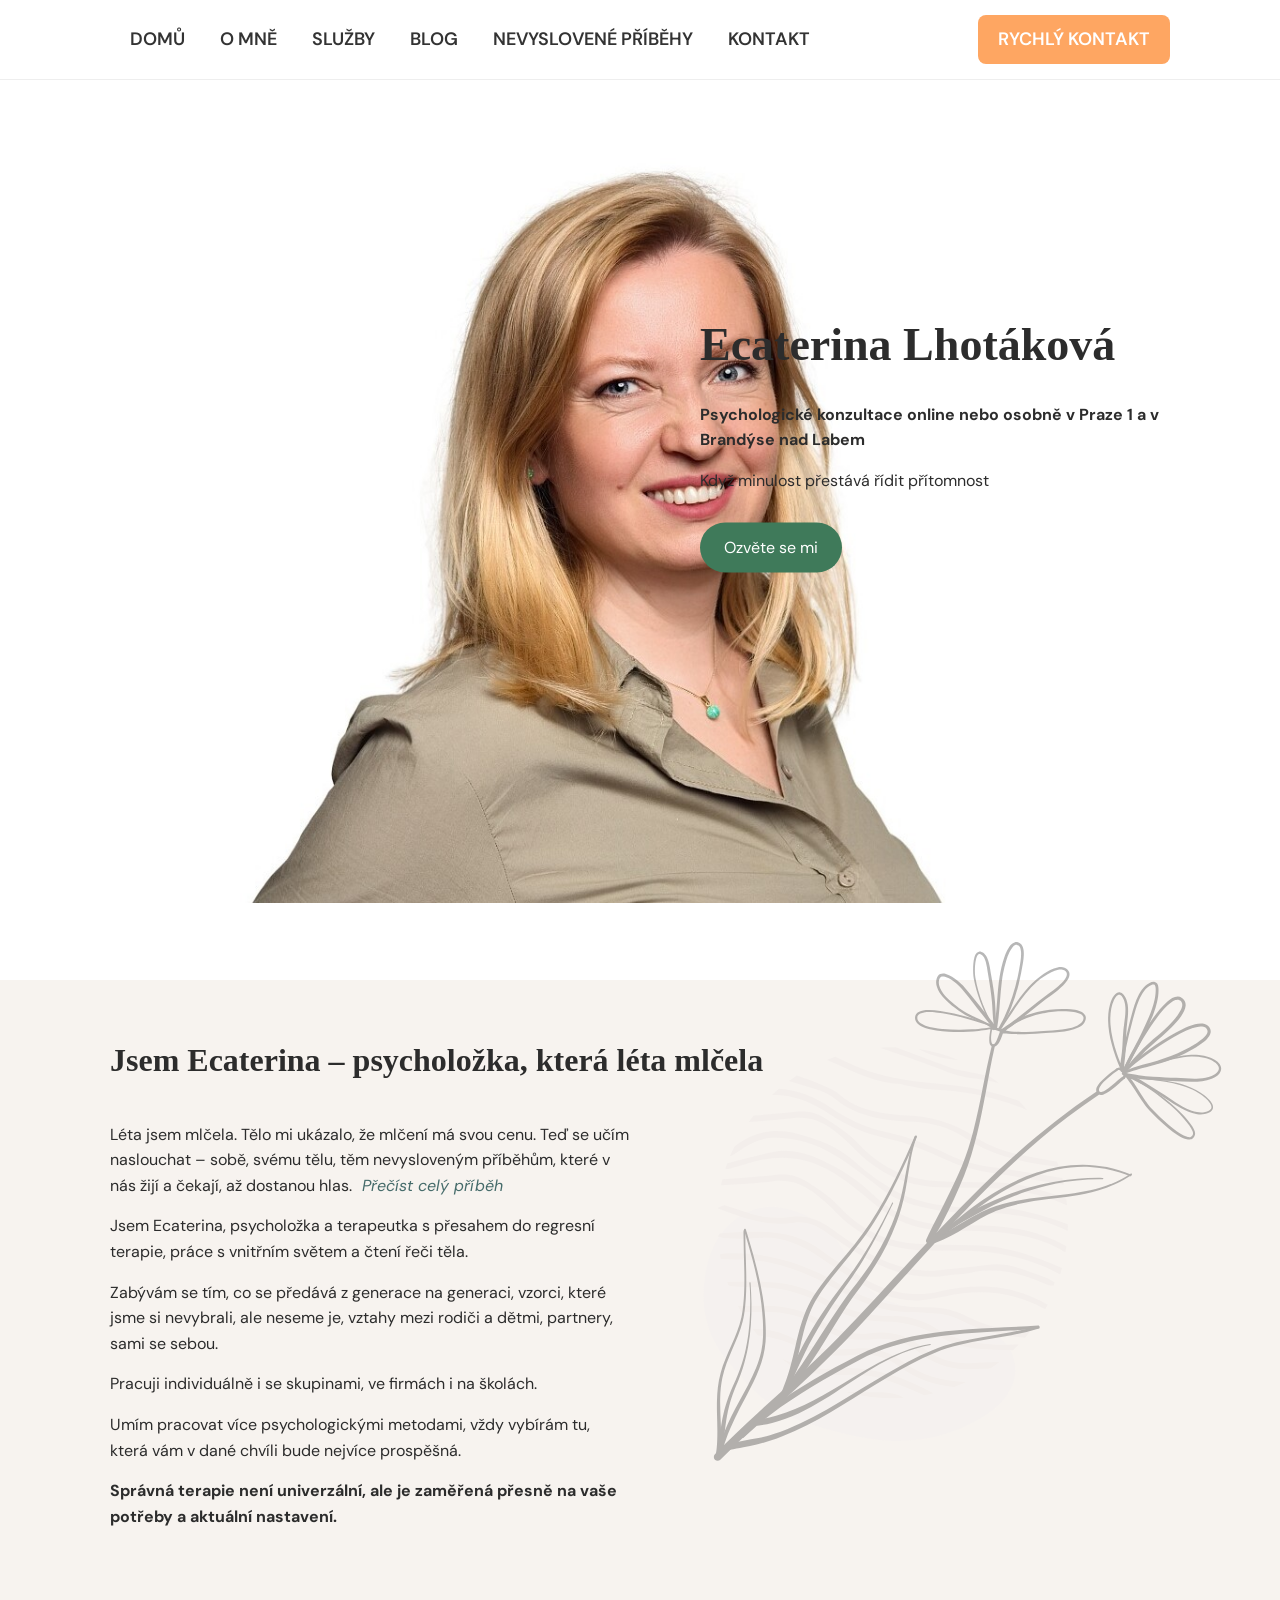
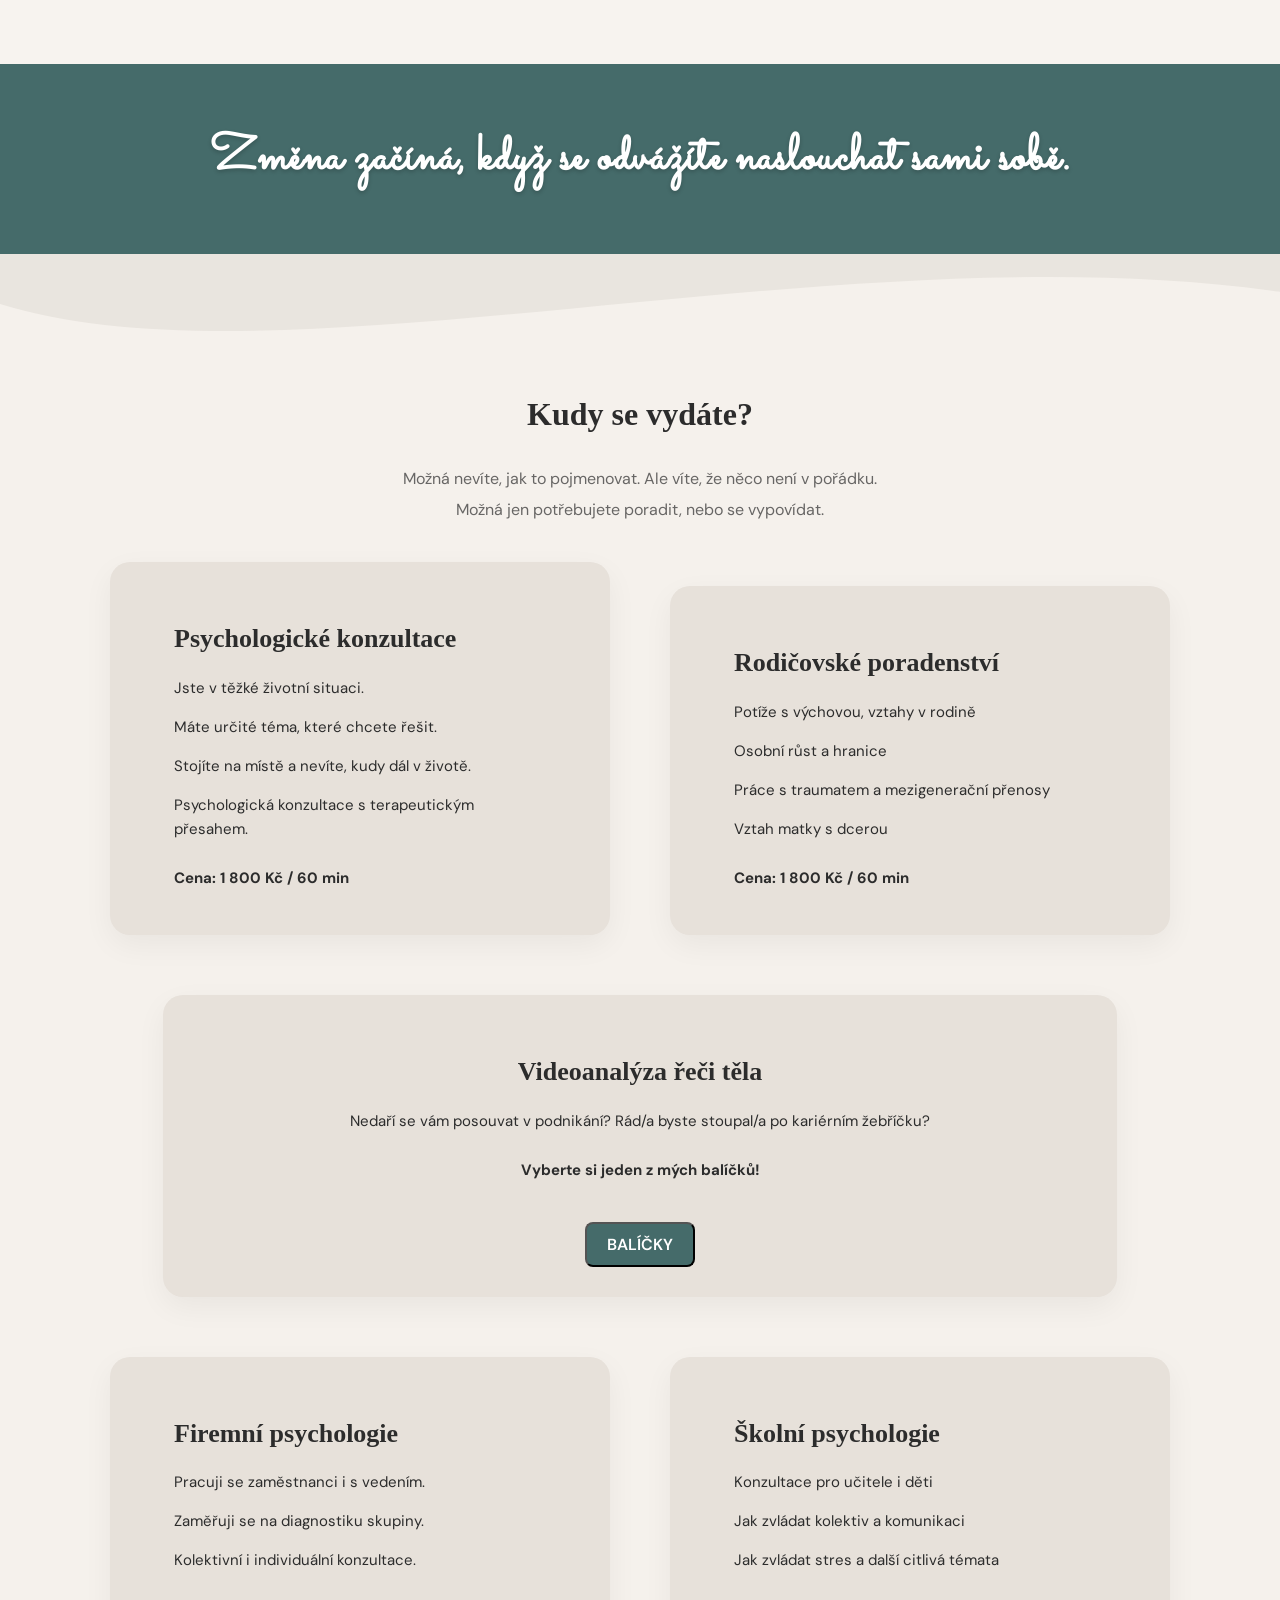
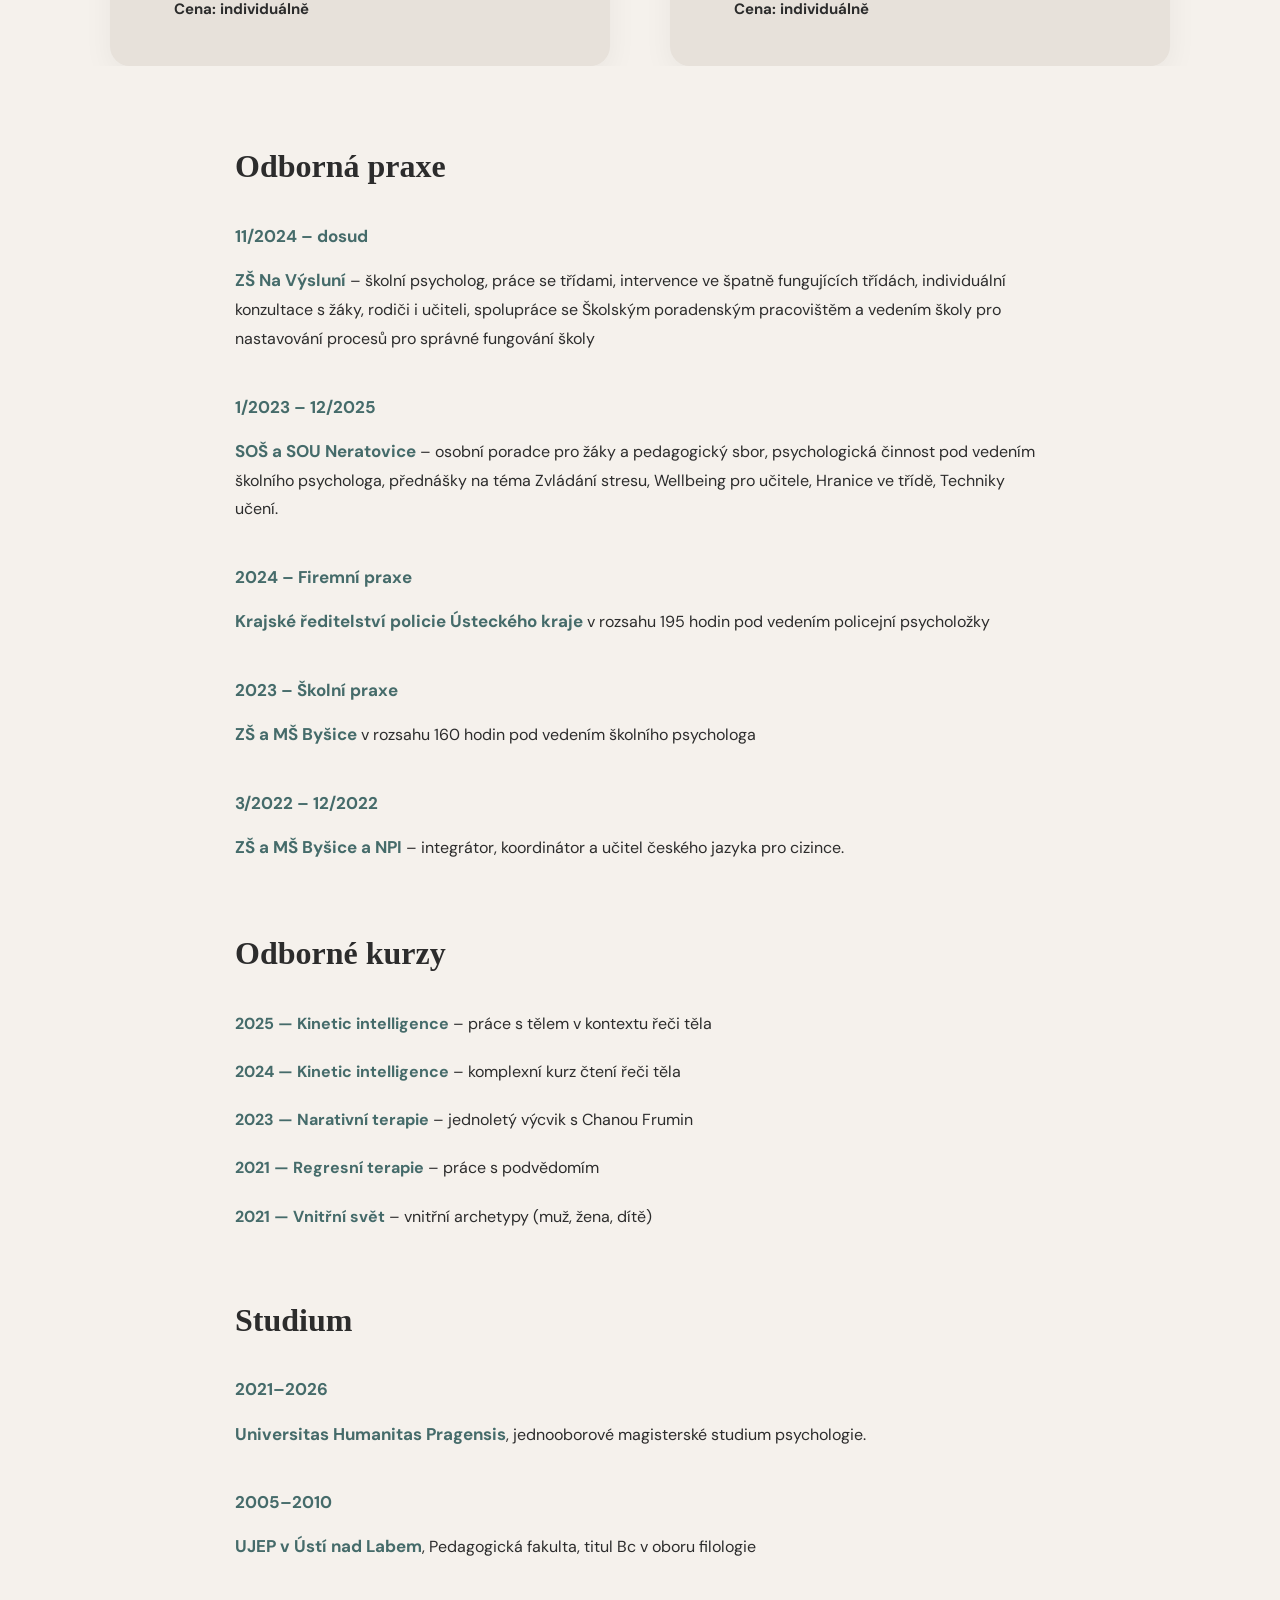
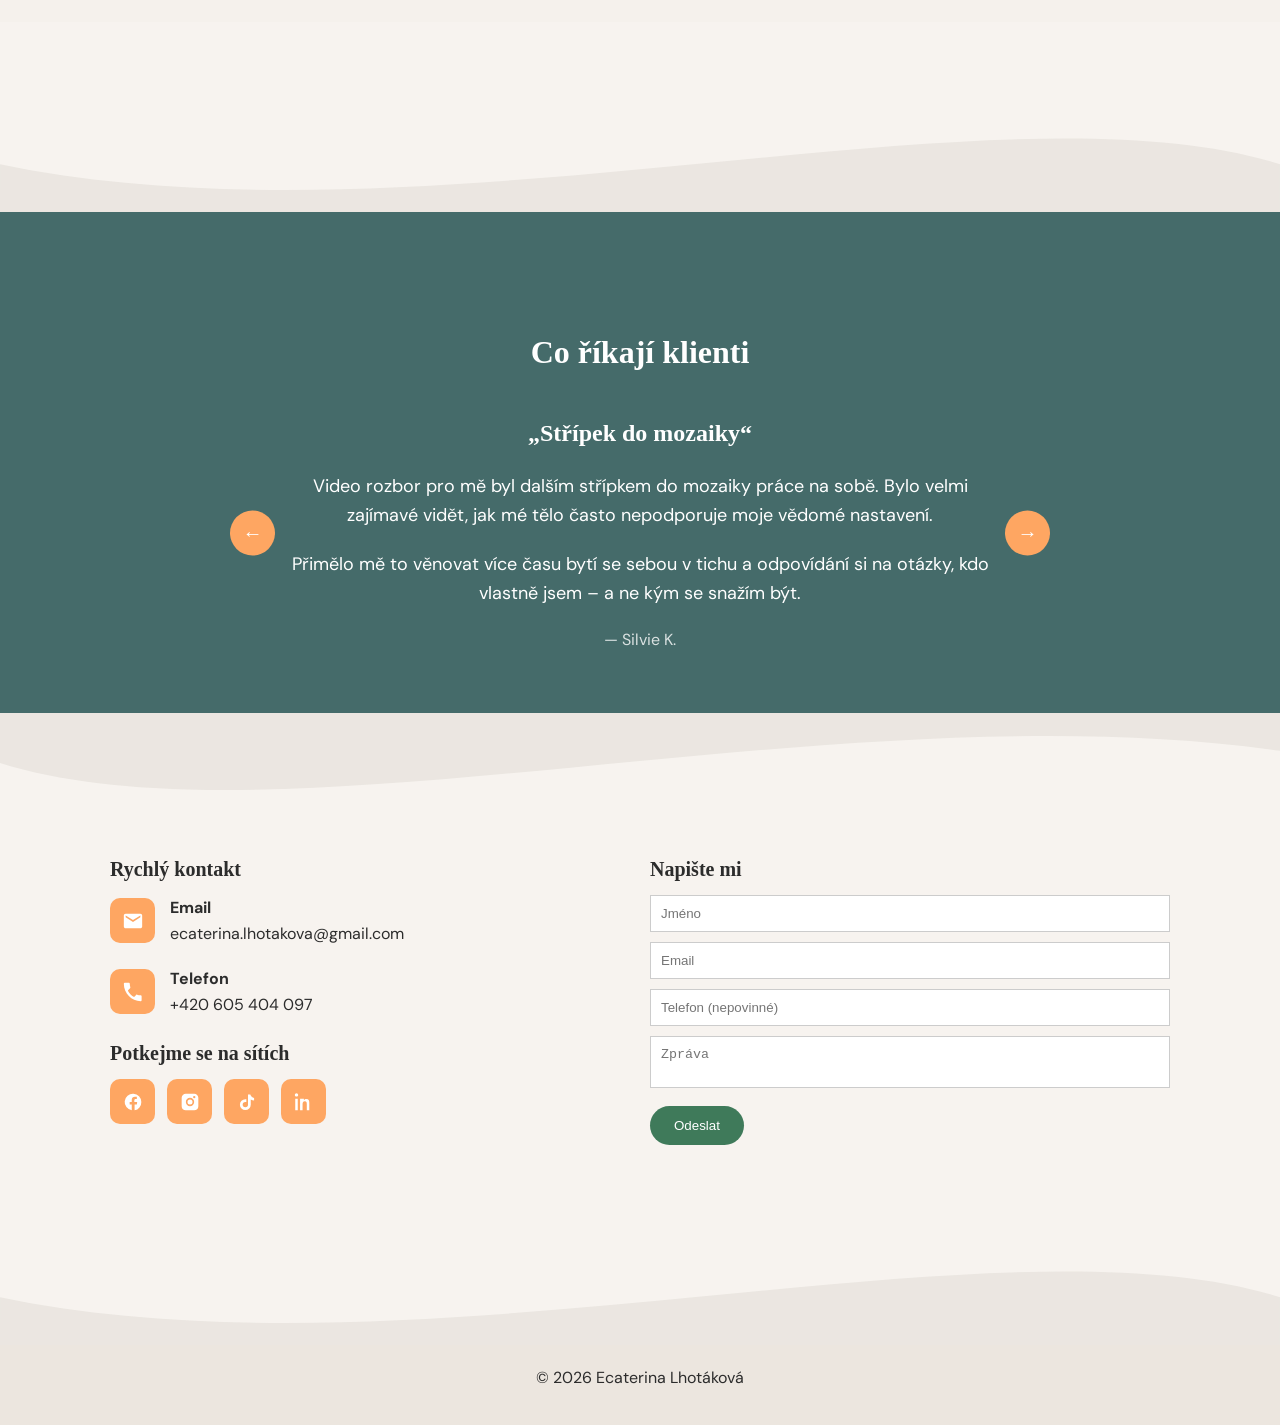
<file: index.html>
<!DOCTYPE html>
<html lang="cs">
<head>
  <meta charset="UTF-8">
  <meta name="viewport" content="width=device-width, initial-scale=1.0">
  <title>Ecaterina Lhotáková</title>

  <link href="https://fonts.googleapis.com/css2?family=DM+Sans:wght@300;400;500;700&display=swap" rel="stylesheet">
  <link href="https://fonts.googleapis.com/css2?family=Great+Vibes:ital,wght@0,400;1,400&display=swap" rel="stylesheet">
  <link href="https://fonts.googleapis.com/css2?family=Sacramento&display=swap" rel="stylesheet">

  <link rel="stylesheet" href="style.css">
  <link rel="stylesheet" href="components.css">
  <link rel="stylesheet" href="pages.css">
</head>

<body id="top">

<header class="header">
  <div class="container header-inner">

    <nav class="nav">
      <a href="#top">Domů</a>
      <a href="#about">O mně</a>
      <a href="#services">Služby</a>
      <a href="blog.html">Blog</a>
      <a href="pribehy.html">Nevyslovené příběhy</a>
      <a href="#contact">Kontakt</a>
    </nav>

    <a href="#contact" class="cta-btn">Rychlý kontakt</a>

    <div class="hamburger">
      <span></span>
      <span></span>
      <span></span>
    </div>

  </div>
</header>

<main>

<section class="section hero">

    <div class="hero-text">
  <h1>Ecaterina Lhotáková</h1>


  <p class="hero-intro">
  <strong>Psychologické konzultace online nebo osobně v Praze 1 a v Brandýse nad Labem</strong>
</p>
      <p class="hero-subtitle">
  Když minulost přestává řídit přítomnost
</p>

  <a href="#contact" class="btn">Ozvěte se mi</a>
</div>

</section>

<section id="about" class="section about">
  <div class="container">

    <h2>Jsem Ecaterina – psycholožka, která léta mlčela</h2>

    <div class="about-grid">

  <div class="about-text">
    <p>
  Léta jsem mlčela. Tělo mi ukázalo, že mlčení má svou cenu. Teď se učím naslouchat – sobě, svému tělu, těm nevysloveným příběhům, které v nás žijí a čekají, až dostanou hlas.
  <a href="pribehy.html" class="inline-story-link">Přečíst celý příběh</a>
</p>
    <p>
  Jsem Ecaterina, psycholožka a terapeutka s přesahem do regresní terapie, práce s vnitřním světem a čtení řeči těla.
</p>

<p>
  Zabývám se tím, co se předává z generace na generaci, vzorci, které jsme si nevybrali, ale neseme je, vztahy mezi rodiči a dětmi, partnery, sami se sebou.
</p>

<p>
  Pracuji individuálně i se skupinami, ve firmách i na školách.
</p>

<p>
  Umím pracovat více psychologickými metodami, vždy vybírám tu, která vám v dané chvíli bude nejvíce prospěšná.
</p>
    <p><strong>Správná terapie není univerzální, ale je zaměřená přesně na vaše potřeby a aktuální nastavení.</strong></p>
  </div>

  <div class="about-image">
    <img src="fd.svg" alt="CTA">
  </div>

</div>
</section>

<section class="section mid-text">
  <div class="container">
    <h2>Změna začíná, když se odvážíte naslouchat sami sobě.</h2>
  </div>
</section>

<section id="services" class="section services">
  <div class="container">

    <div class="services-intro">
  <h2>Kudy se vydáte?</h2>

  <p>
    Možná nevíte, jak to pojmenovat. Ale víte, že něco není v pořádku.
  </p>

  <p>
    Možná jen potřebujete poradit, nebo se vypovídat.
  </p>
</div>

    <div class="services-grid">

      
      <div class="service-card">
        
        <h3>Psychologické konzultace</h3>
        <p>Jste v těžké životní situaci.</p>
        <p>Máte určité téma, které chcete řešit.</p>
        <p>Stojíte na místě a nevíte, kudy dál v životě.</p>
        <p>Psychologická konzultace s terapeutickým přesahem.</p>
        <p><strong>Cena: 1 800 Kč / 60 min</strong></p>
      </div>

      
      <div class="service-card">
        
        <h3>Rodičovské poradenství</h3>
        <p>Potíže s výchovou, vztahy v rodině</p>
        <p>Osobní růst a hranice</p>
        <p>Práce s traumatem a mezigenerační přenosy</p>
        <p>Vztah matky s dcerou</p>
        <p><strong>Cena: 1 800 Kč / 60 min</strong></p>
      </div>

      
      <div class="service-card service-card-main">
        
        <h3>Videoanalýza řeči těla</h3>
        <p>Nedaří se vám posouvat v podnikání? Rád/a byste stoupal/a po kariérním žebříčku?</p>
        <p><strong>Vyberte si jeden z mých balíčků!</strong></p>

        <button class="packages-btn" type="button">Balíčky</button>

        <div class="packages-content">

  <div class="package-item">
    <h4>Základní balíček</h4>
    <p>Videoanalýza + následná konzultace s doporučením</p>
    <p class="price">5 900 Kč</p>
  </div>

  <div class="package-item">
    <h4>Rozšířený balíček</h4>
    <p>Videoanalýza + následná konzultace s doporučením</p>
    <p>+ další konzultace s odstupem času (sledování pokroku)</p>
    <p class="price">7 900 Kč</p>
  </div>

  <div class="package-item">
    <h4>VIP balíček</h4>
    <p>Videoanalýza + následná konzultace s doporučením</p>
    <p>+ 2 další schůzky (sledování pokroku)</p>
    <p>+ nová videoanalýza</p>
    <p class="price">12 900 Kč</p>
  </div>

    <a href="#contact" class="packages-cta">Mám vybráno</a>

</div>
      </div>

      <div class="service-card">
        
        <h3>Firemní psychologie</h3>
        <p>Pracuji se zaměstnanci i s vedením.</p>
        <p>Zaměřuji se na diagnostiku skupiny.</p>
        <p>Kolektivní i individuální konzultace.</p>
        <p><strong>Cena: individuálně</strong></p>
      </div>
      
      
      <div class="service-card">
        
        <h3>Školní psychologie</h3>
        <p>Konzultace pro učitele i děti</p>
        <p>Jak zvládat kolektiv a komunikaci</p>
        <p>Jak zvládat stres a další citlivá témata</p>
        <p><strong>Cena: individuálně</strong></p>
      </div>

      
     </div>

  </div>
</section>

  <section class="section expertise">
  <div class="container expertise-content">

    <h2>Odborná praxe</h2>

    <div class="expertise-item">
      <p><strong>11/2024 – dosud</strong></p>
      <p>
        <strong>ZŠ Na Výsluní</strong> – školní psycholog, práce se třídami, intervence ve špatně fungujících třídách, individuální konzultace s žáky, rodiči i učiteli, spolupráce se Školským poradenským pracovištěm a vedením školy pro nastavování procesů pro správné fungování školy
      </p>
    </div>

    <div class="expertise-item">
      <p><strong>1/2023 – 12/2025</strong></p>
      <p>
        <strong>SOŠ a SOU Neratovice</strong> – osobní poradce pro žáky a pedagogický sbor, psychologická činnost pod vedením školního psychologa, přednášky na téma Zvládání stresu, Wellbeing pro učitele, Hranice ve třídě, Techniky učení.
      </p>
    </div>

    <div class="expertise-item">
      <p><strong>2024 – Firemní praxe</strong></p>
      <p>
        <strong>Krajské ředitelství policie Ústeckého kraje</strong> v rozsahu 195 hodin pod vedením policejní psycholožky
      </p>
    </div>

    <div class="expertise-item">
      <p><strong>2023 – Školní praxe</strong></p>
      <p>
        <strong>ZŠ a MŠ Byšice</strong> v rozsahu 160 hodin pod vedením školního psychologa
      </p>
    </div>

    <div class="expertise-item">
      <p><strong>3/2022 – 12/2022</strong></p>
      <p>
        <strong>ZŠ a MŠ Byšice a NPI</strong> – integrátor, koordinátor a učitel českého jazyka pro cizince.
      </p>
    </div>

    <h2>Odborné kurzy</h2>

    <div class="expertise-course">
  <strong>2025 — Kinetic intelligence</strong> – práce s tělem v kontextu řeči těla
</div>

<div class="expertise-course">
  <strong>2024 — Kinetic intelligence</strong> – komplexní kurz čtení řeči těla
</div>

<div class="expertise-course">
  <strong>2023 — Narativní terapie</strong> – jednoletý výcvik s Chanou Frumin
</div>

<div class="expertise-course">
  <strong>2021 — Regresní terapie</strong> – práce s podvědomím
</div>

<div class="expertise-course">
  <strong>2021 — Vnitřní svět</strong> – vnitřní archetypy (muž, žena, dítě)
</div>

    <h2>Studium</h2>

    <div class="expertise-item">
      <p><strong>2021–2026</strong></p>
      <p>
        <strong>Universitas Humanitas Pragensis</strong>, jednooborové magisterské studium psychologie.
      </p>
    </div>

    <div class="expertise-item">
      <p><strong>2005–2010</strong></p>
      <p>
        <strong>UJEP v Ústí nad Labem</strong>, Pedagogická fakulta, titul Bc v oboru filologie
      </p>
    </div>

  </div>
</section>

<div class="section-wave"></div>

<section class="section reviews">
  <div class="container">

    <h2 class="section-title">Co říkají klienti</h2>

    <div class="reviews-slider">

      <!-- ŠIPKA DOLEVA -->
      <button class="arrow arrow-left" type="button">&#8592;</button>

      <!-- RECENZE -->
      <div class="review active">
  <h3>„Střípek do mozaiky“</h3>
  <p>
    Video rozbor pro mě byl dalším střípkem do mozaiky práce na sobě. Bylo velmi zajímavé vidět, jak mé tělo často nepodporuje moje vědomé nastavení.
  </p>
  <p>
    Přimělo mě to věnovat více času bytí se sebou v tichu a odpovídání si na otázky, kdo vlastně jsem – a ne kým se snažím být.
  </p>
  <span class="author">— Silvie K.</span>
</div>

<div class="review">
  <h3>Nejistota při veřejném projevu</h3>
  <p>
    Službu Ecateriny jsem vyhledala, protože jsem se cítila velmi nejistě při veřejném vystupování. Získala jsem jasné vysvětlení, jaké signály svým projevem vysílám.
  </p>
  <p>
    Dostala jsem konkrétní doporučení, jak pracovat s řečí těla, abych působila jistěji. Oceňuji profesionální a zároveň srozumitelný přístup.
  </p>
  <span class="author">— Valérie M.</span>
</div>

<div class="review">
  <h3>Cit pro detail</h3>
  <p>
    Ecaterina má skvělý cit pro detail a její zpětná vazba dokáže otevřít úplně nový pohled na to, jak působíš na ostatní.
  </p>
  <p>
    Tělo a hlas často prozradí víc než slova – a když se naučíš s tím vědomě pracovat, je to silný nástroj, zejména v podnikání.
  </p>
  <span class="author">— Martin R.</span>
</div>

      <!-- ŠIPKA DOPRAVA -->
      <button class="arrow arrow-right" type="button">&#8594;</button>

    </div>

  </div>
</section>


<section id="contact" class="section contact">
  <div class="container">

      <div class="contact-grid">

      <!-- LEVÁ STRANA -->
<div class="contact-info">

  <h3>Rychlý kontakt</h3>

  <a href="mailto:ecaterina.lhotakova@gmail.com" class="contact-item">
    <div class="contact-icon">
      <svg viewBox="0 0 24 24" width="22" height="22" fill="currentColor">
        <path d="M20 4H4c-1.1 0-2 .9-2 2v12c0 1.1.9 2 2 2h16c1.1 0 2-.9 2-2V6c0-1.1-.9-2-2-2zm0 4-8 5-8-5V6l8 5 8-5v2z"/>
      </svg>
    </div>
    <div>
      <strong>Email</strong><br>
      ecaterina.lhotakova@gmail.com
    </div>
  </a>

  <a href="tel:+420605404097" class="contact-item">
    <div class="contact-icon">
      <svg viewBox="0 0 24 24" width="22" height="22" fill="currentColor">
        <path d="M6.6 10.8c1.4 2.7 3.9 5.2 6.6 6.6l2.2-2.2c.3-.3.7-.4 1.1-.3 1.2.4 2.5.6 3.9.6.6 0 1 .4 1 1V21c0 .6-.4 1-1 1C10.5 22 2 13.5 2 3c0-.6.4-1 1-1h4.5c.6 0 1 .4 1 1 0 1.4.2 2.7.6 3.9.1.4 0 .8-.3 1.1l-2.2 2.2z"/>
      </svg>
    </div>
    <div>
      <strong>Telefon</strong><br>
      +420 605 404 097
    </div>
  </a>

  <h3>Potkejme se na sítích</h3>

  <div class="socials">

    <a href="https://www.facebook.com/ecaterina.vascautan?locale=cs_CZ" target="_blank">
      <div class="social-icon">
        <svg viewBox="0 0 24 24" width="20" height="20" fill="currentColor">
          <path d="M22 12a10 10 0 1 0-11.5 9.9v-7H8v-3h2.5V9.5c0-2.5 1.5-3.9 3.8-3.9 1.1 0 2.3.2 2.3.2v2.5h-1.3c-1.3 0-1.7.8-1.7 1.6V12H17l-.4 3h-2.7v7A10 10 0 0 0 22 12"/>
        </svg>
      </div>
    </a>

    <a href="https://www.instagram.com/ecaterina_lhotakova/?next=%2F" target="_blank">
      <div class="social-icon">
        <svg viewBox="0 0 24 24" width="20" height="20" fill="currentColor">
          <path d="M7 2C4.2 2 2 4.2 2 7v10c0 2.8 2.2 5 5 5h10c2.8 0 5-2.2 5-5V7c0-2.8-2.2-5-5-5H7zm5 5a5 5 0 1 1 0 10 5 5 0 0 1 0-10zm6.5-.9a1.4 1.4 0 1 1-2.8 0 1.4 1.4 0 0 1 2.8 0zM12 9a3 3 0 1 0 0 6 3 3 0 0 0 0-6z"/>
        </svg>
      </div>
    </a>

    <a href="https://www.tiktok.com/@ecatherina.obaterida?_r=1&_t=ZN-95kZPZFMeaU" target="_blank">
      <div class="social-icon">
        <svg viewBox="0 0 24 24" width="20" height="20" fill="currentColor">
          <path d="M16 3c.6 2.1 2.3 3.8 4.5 4.2v3.1c-1.4-.1-2.8-.6-4-1.4v6.3a6.5 6.5 0 1 1-6.5-6.5c.4 0 .8 0 1.2.1v3.3c-.4-.1-.8-.2-1.2-.2a3.2 3.2 0 1 0 3.2 3.2V3h2.8z"/>
        </svg>
      </div>
    </a>

    <a href="https://www.linkedin.com/in/ecaterina-lhotáková/" target="_blank">
  <div class="social-icon">
    <svg viewBox="0 0 24 24" width="20" height="20" fill="currentColor">
      <path d="M4.98 3.5C4.98 4.6 4.1 5.5 3 5.5S1.02 4.6 1.02 3.5 1.9 1.5 3 1.5s1.98.9 1.98 2zM1.5 8h3V22h-3V8zm7.5 0h2.88v1.91h.04c.4-.76 1.38-1.56 2.84-1.56 3.04 0 3.6 2 3.6 4.59V22h-3v-7.12c0-1.7-.03-3.88-2.36-3.88-2.36 0-2.72 1.84-2.72 3.75V22h-3V8z"/>
    </svg>
  </div>
</a>

  </div>

</div>

      <!-- PRAVÁ STRANA -->
      <div class="contact-form-wrapper">

        <h3>Napište mi</h3>

        <form class="contact-form">
  <input type="text" placeholder="Jméno" required>
  <input type="email" placeholder="Email" required>
  <input type="tel" placeholder="Telefon (nepovinné)">
  <textarea placeholder="Zpráva" required></textarea>

  <button type="submit" class="btn">Odeslat</button>
</form>

      </div>

    </div>

  </div>
</section>

<div class="section-wave"></div>

</main>

<footer class="footer">
  <div class="container">
    <p>© 2026 Ecaterina Lhotáková</p>
  </div>
</footer>

<script>
  const btn = document.querySelector('.packages-btn');
  const content = document.querySelector('.packages-content');
  const card = document.querySelector('.service-card-main');
  const cta = document.querySelector('.packages-cta');

  btn.addEventListener('click', function(e) {
    e.preventDefault();
    e.stopPropagation();

    content.classList.toggle('active');

    if (content.classList.contains('active')) {
      btn.textContent = 'Skrýt balíčky';
    } else {
      btn.textContent = 'Balíčky';
    }
  });

  content.addEventListener('click', function(e) {
    e.stopPropagation();
  });

  document.addEventListener('click', function(e) {
  if (!e.target.closest('.service-card-main')) {
    content.classList.remove('active');
    btn.textContent = 'Balíčky';
  }
});

  cta.addEventListener('click', function() {
    content.classList.remove('active');
    btn.textContent = 'Balíčky';
  });

/* RECENZE SLIDER */
const reviews = document.querySelectorAll('.review');
const leftArrow = document.querySelector('.arrow-left');
const rightArrow = document.querySelector('.arrow-right');

let current = 0;

function showReview(index) {
  reviews.forEach(r => r.classList.remove('active'));
  reviews[index].classList.add('active');
}

rightArrow.addEventListener('click', function() {
  current++;
  if (current >= reviews.length) current = 0;
  showReview(current);
});

leftArrow.addEventListener('click', function() {
  current--;
  if (current < 0) current = reviews.length - 1;
  showReview(current);
});

  /* SWIPE PRO MOBILY */
let touchStartX = 0;
let touchEndX = 0;

const slider = document.querySelector('.reviews-slider');

slider.addEventListener('touchstart', e => {
  touchStartX = e.changedTouches[0].screenX;
}, {passive: true});

slider.addEventListener('touchend', e => {
  touchEndX = e.changedTouches[0].screenX;
  handleSwipe();
}, {passive: true});

function handleSwipe() {
  const swipeThreshold = 50; 
  
  if (touchEndX < touchStartX - swipeThreshold) {
    // Swipe doleva -> další recenze
    current++;
    if (current >= reviews.length) current = 0;
    showReview(current);
  }
  
  if (touchEndX > touchStartX + swipeThreshold) {
    // Swipe doprava -> předchozí recenze
    current--;
    if (current < 0) current = reviews.length - 1;
    showReview(current);
  }
}

const hamburger = document.querySelector('.hamburger');
const nav = document.querySelector('.nav');
const navLinks = document.querySelectorAll('.nav a');

let scrollPosition = 0;

hamburger.addEventListener('click', function(e) {
  e.stopPropagation();

  const isOpen = hamburger.classList.toggle('active');
  nav.classList.toggle('active');

  if (isOpen) {
    scrollPosition = window.scrollY;
    document.body.style.top = `-${scrollPosition}px`;
    document.body.classList.add('menu-open');
  } else {
    document.body.classList.remove('menu-open');
    document.body.style.top = '';
    window.scrollTo(0, scrollPosition);
  }
});

document.addEventListener('click', function(e) {
  if (!e.target.closest('.header')) {

    hamburger.classList.remove('active');
    nav.classList.remove('active');

    if (document.body.classList.contains('menu-open')) {
      document.body.classList.remove('menu-open');
      document.body.style.top = '';
      window.scrollTo(0, scrollPosition);
    }

  }
});

navLinks.forEach(link => {
  link.addEventListener('click', function(e) {

    hamburger.classList.remove('active');
    nav.classList.remove('active');

    document.body.classList.remove('menu-open');
    document.body.style.top = '';

    if (link.getAttribute('href') === '#top') {
      window.scrollTo({ top: 0, behavior: 'smooth' });
    } else {
      window.scrollTo(0, scrollPosition);
    }

  });
});
</script>

</body>
</html>
</file>
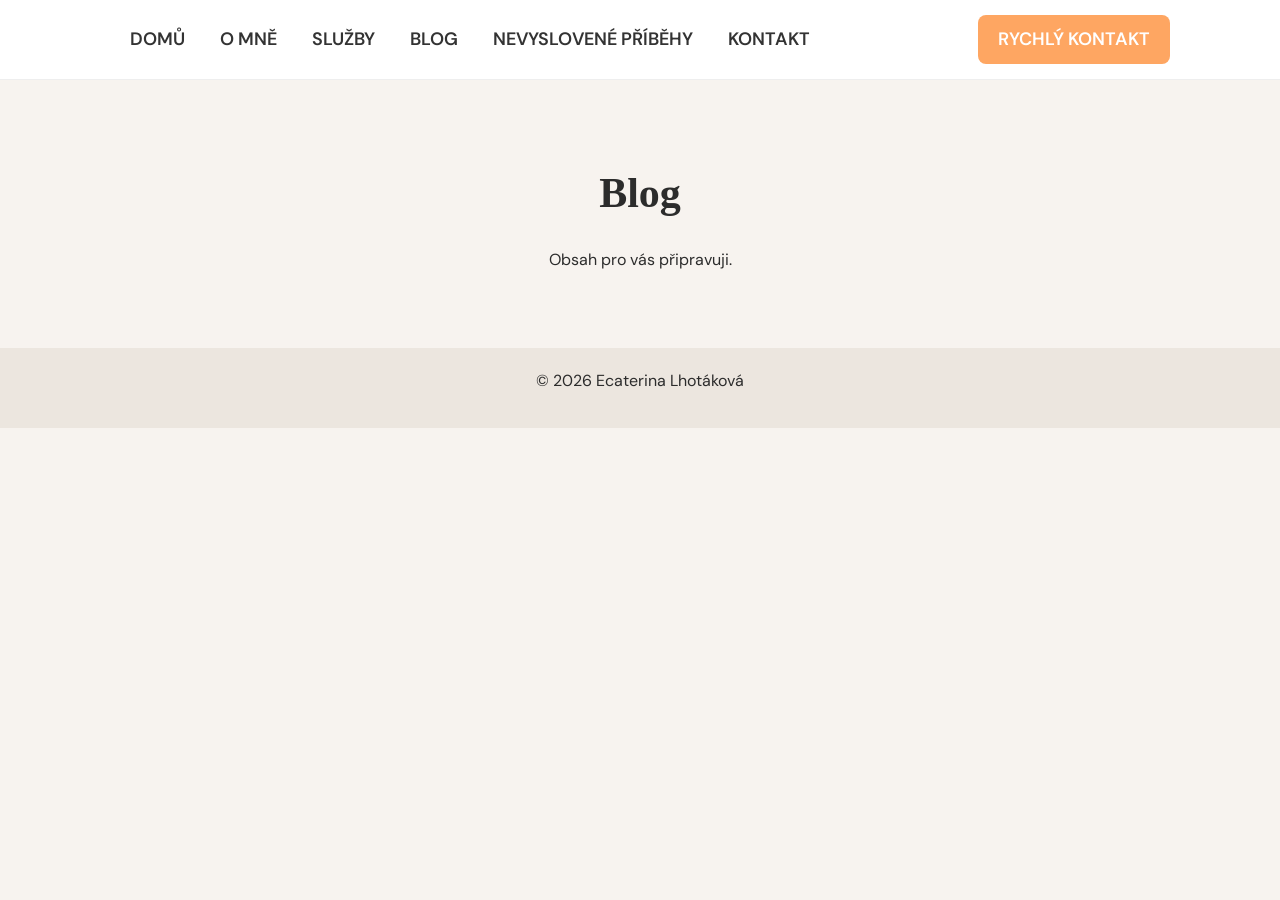
<file: blog.html>
<!DOCTYPE html>
<html lang="cs">
<head>
  <meta charset="UTF-8">
  <meta name="viewport" content="width=device-width, initial-scale=1.0">
  <title>Blog | Ecaterina</title>

  <link href="https://fonts.googleapis.com/css2?family=DM+Sans:wght@300;400;500;700&display=swap" rel="stylesheet">

  <link rel="stylesheet" href="style.css">
  <link rel="stylesheet" href="components.css">
  <link rel="stylesheet" href="pages.css">
</head>

<body>

<header class="header">
  <div class="container header-inner">

    <nav class="nav">
      <a href="index.html">Domů</a>
      <a href="index.html#about">O mně</a>
      <a href="index.html#services">Služby</a>
      <a href="blog.html">Blog</a>
      <a href="pribehy.html">Nevyslovené příběhy</a>
      <a href="index.html#contact">Kontakt</a>
    </nav>

    <a href="index.html#contact" class="cta-btn">Rychlý kontakt</a>

    <div class="hamburger">
      <span></span>
      <span></span>
      <span></span>
    </div>

  </div>
</header>

<main style="padding-top: 100px;">
  <section class="section">
    <div class="container" style="text-align:center;">
      <h1>Blog</h1>
      <p>Obsah pro vás připravuji.</p>
    </div>
  </section>
</main>

<footer class="footer">
  <div class="container">
    <p>© 2026 Ecaterina Lhotáková</p>
  </div>
</footer>

  <script>

const hamburger = document.querySelector('.hamburger');
const nav = document.querySelector('.nav');
const navLinks = document.querySelectorAll('.nav a');

let scrollPosition = 0;

hamburger.addEventListener('click', function(e) {
  e.stopPropagation();

  const isOpen = hamburger.classList.toggle('active');
  nav.classList.toggle('active');

  if (isOpen) {
    scrollPosition = window.scrollY;
    document.body.style.top = `-${scrollPosition}px`;
    document.body.classList.add('menu-open');
  } else {
    document.body.classList.remove('menu-open');
    document.body.style.top = '';
    window.scrollTo(0, scrollPosition);
  }
});

document.addEventListener('click', function(e) {
  if (!e.target.closest('.header')) {

    hamburger.classList.remove('active');
    nav.classList.remove('active');

    if (document.body.classList.contains('menu-open')) {
      document.body.classList.remove('menu-open');
      document.body.style.top = '';
      window.scrollTo(0, scrollPosition);
    }

  }
});

navLinks.forEach(link => {
  link.addEventListener('click', function() {

    hamburger.classList.remove('active');
    nav.classList.remove('active');

    document.body.classList.remove('menu-open');
    document.body.style.top = '';
  });
});
</script>
  
</body>
</html>
</file>
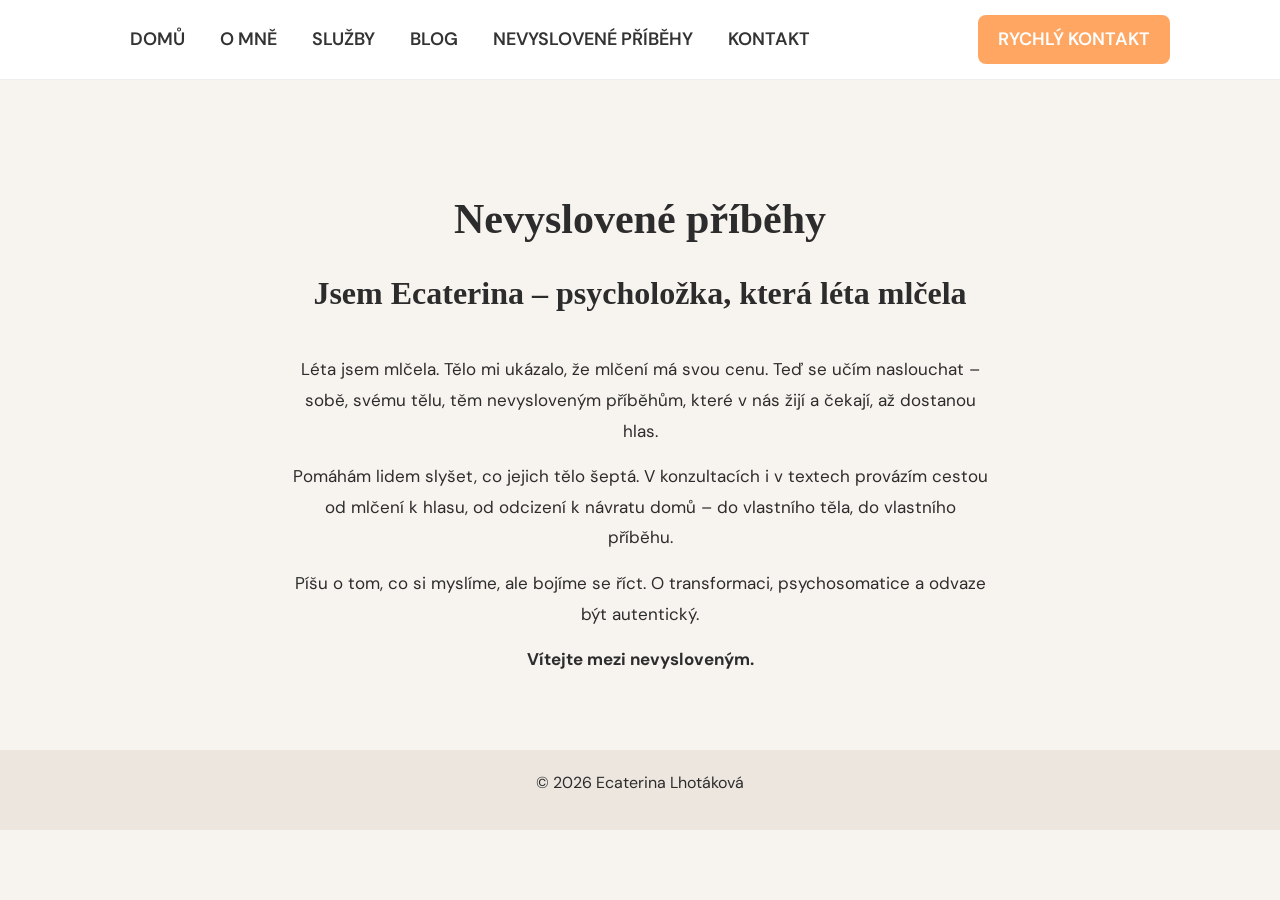
<file: pribehy.html>
<!DOCTYPE html>
<html lang="cs">
<head>
  <meta charset="UTF-8">
  <meta name="viewport" content="width=device-width, initial-scale=1.0">
  <title>Nevyslovené příběhy | Ecaterina</title>

  <link href="https://fonts.googleapis.com/css2?family=DM+Sans:wght@300;400;500;700&display=swap" rel="stylesheet">

  <link rel="stylesheet" href="style.css">
  <link rel="stylesheet" href="components.css">
  <link rel="stylesheet" href="pages.css">>
</head>

<body>

<header class="header">
  <div class="container header-inner">

    <nav class="nav">
      <a href="index.html">Domů</a>
      <a href="index.html#about">O mně</a>
      <a href="index.html#services">Služby</a>
      <a href="blog.html">Blog</a>
      <a href="pribehy.html">Nevyslovené příběhy</a>
      <a href="index.html#contact">Kontakt</a>
    </nav>

    <a href="index.html#contact" class="cta-btn">Rychlý kontakt</a>

    <div class="hamburger">
      <span></span>
      <span></span>
      <span></span>
    </div>

  </div>
</header>

<main style="padding-top: 100px;">
  <section class="section">
    <div class="container" style="text-align:center;">
      <h1>Nevyslovené příběhy</h1>
      <h2>Jsem Ecaterina – psycholožka, která léta mlčela</h2>

<div class="story">
  <p>
    Léta jsem mlčela. Tělo mi ukázalo, že mlčení má svou cenu. Teď se učím naslouchat – sobě, svému tělu, těm nevysloveným příběhům, které v nás žijí a čekají, až dostanou hlas.
  </p>

  <p>
    Pomáhám lidem slyšet, co jejich tělo šeptá. V konzultacích i v textech provázím cestou od mlčení k hlasu, od odcizení k návratu domů – do vlastního těla, do vlastního příběhu.
  </p>

  <p>
    Píšu o tom, co si myslíme, ale bojíme se říct. O transformaci, psychosomatice a odvaze být autentický.
  </p>

  <p><strong>Vítejte mezi nevysloveným.</strong></p>
</div>
    </div>
  </section>
</main>

<footer class="footer">
  <div class="container">
    <p>© 2026 Ecaterina Lhotáková</p>
  </div>
</footer>

  <script>
/* HAMBURGER MENU + LOCK SCROLL */
const hamburger = document.querySelector('.hamburger');
const nav = document.querySelector('.nav');
const navLinks = document.querySelectorAll('.nav a');

let scrollPosition = 0;

hamburger.addEventListener('click', function(e) {
  e.stopPropagation();

  const isOpen = hamburger.classList.toggle('active');
  nav.classList.toggle('active');

  if (isOpen) {
    scrollPosition = window.scrollY;
    document.body.style.top = `-${scrollPosition}px`;
    document.body.classList.add('menu-open');
  } else {
    document.body.classList.remove('menu-open');
    document.body.style.top = '';
    window.scrollTo(0, scrollPosition);
  }
});

/* ZAVŘENÍ KLIKEM MIMO */
document.addEventListener('click', function(e) {
  if (!e.target.closest('.header')) {

    hamburger.classList.remove('active');
    nav.classList.remove('active');

    if (document.body.classList.contains('menu-open')) {
      document.body.classList.remove('menu-open');
      document.body.style.top = '';
      window.scrollTo(0, scrollPosition);
    }

  }
});

/* ZAVŘENÍ PO KLIKU NA POLOŽKU */
navLinks.forEach(link => {
  link.addEventListener('click', function() {

    hamburger.classList.remove('active');
    nav.classList.remove('active');

    document.body.classList.remove('menu-open');
    document.body.style.top = '';
  });
});
</script>

</body>
</html>
</file>
<file: style.css>
:root {
  --primary: #8c6f5a;
  --bg: #f7f3ef;
  --text: #2c2c2c;
  --accent: #d6c3b3;
}
* {
  margin: 0;
  padding: 0;
  box-sizing: border-box;
}

body {
  font-family: "DM Sans", Helvetica, Arial, sans-serif;
  line-height: 1.6;
  color: var(--text);
  background: var(--bg);
  overflow-x: hidden;
}

html {
  scroll-behavior: smooth;
  overflow-x: hidden;
}

h1, h2, h3 {
  font-family: Georgia, serif;
}
.container {
  max-width: 1100px;
  margin: 0 auto;
  padding: 0 20px;
}
.section {
  padding: 60px 0;
  scroll-margin-top: 70px;
}
h1 {
  font-size: 32px;
  margin-bottom: 20px;
}

h2 {
  font-size: 24px;
  margin-bottom: 40px;
  line-height: 1.3;
}

h3 {
  font-size: 20px;
  margin-bottom: 10px;
}
p {
  margin-bottom: 15px;
}

@media (max-width: 768px) {
  body.menu-open {
    position: fixed;
    width: 100%;
    overflow: hidden;
  }
}
</file>
<file: components.css>
/* TLAČÍTKO */
.btn {
  display: inline-block;
  padding: 12px 24px;
  background: #3f7a5a;
  color: white;
  text-decoration: none;
  border-radius: 30px;
  transition: 0.3s;
  width: auto;
}

.btn:hover {
  background: #6f5747;
}

/* HEADER */
.header {
  background: white;
  border-bottom: 1px solid #eee;
  position: fixed;
  top: 0;
  left: 0;
  width: 100%;
  z-index: 1000;
}

.header-inner {
  display: flex;
  justify-content: space-between;
  align-items: center;
  padding: 15px 20px;
}

.nav {
  display: flex;
  gap: 35px;
  align-items: center;
  padding-left: 20px;
}

.nav a {
  text-decoration: none;
  color: #333333;
  font-size: 18px;
  font-family: "DM Sans", Helvetica, Arial, Lucida, sans-serif;
  text-transform: uppercase;
  font-weight: 600;
  transition: color 0.3s ease;
}

.nav a:hover {
  color: #FEA662;
}

/* HERO */
.hero {
  position: relative;
  padding: 0;
  height: 100vh;
  margin-top: 80px;

  background-image: url("ecaterina.jpg");
  background-size: contain;
  background-repeat: no-repeat;
  background-position: -40% center;
  background-color: white;
}

.hero .container {
  height: 100%;
  display: flex;
  flex-direction: column;
  justify-content: center;
  align-items: flex-end;

  width: 100%;
  padding-right: 80px;
}

.hero-text {
  position: absolute;
  right: 80px;
  top: 40%;
  transform: translateY(-50%);

  max-width: 500px;
  text-align: left;
}

.hero h1 {
  font-size: 46px;
}

.hero-subtitle {
  margin-bottom: 30px;
}

/* GRIDY */
.about-grid {
  display: grid;
  gap: 20px;
}

.contact-grid {
  display: grid;
  gap: 20px;
}

/* KARTY */
.service-card:nth-child(odd) {
  align-self: flex-start;
}

.service-card:nth-child(even) {
  align-self: flex-end;
}


/* FORM */
.contact-form input,
.contact-form textarea {
  width: 100%;
  padding: 10px;
  margin-bottom: 10px;
  border: 1px solid #ccc;
  resize: none;
}

/* FOOTER */
.footer {
  text-align: center;
  padding: 20px 0;
  margin-top: 0px;
  background: #ece6df
}

.blog-grid {
  display: grid;
  gap: 20px;
}

.blog-card {
  padding: 25px;
  background: white;
  border-radius: 12px;
  box-shadow: 0 5px 20px rgba(0,0,0,0.05);
}

.story {
  max-width: 700px;
  margin: 0 auto;
  font-size: 17px;
  line-height: 1.8;
}

.about-grid {
  position: relative;
}

.about-image {
  position: absolute;
  right: 50px;
  top: -250px;
  z-index: 10;
}

.about-image img {
  max-width: 400px;
  width: 100%;
  transform: rotate(45deg);
  opacity: 0.35;
}

.about h2 {
  position: relative;
  z-index: 20;
}

.mid-text {
  background: #456B6A;
  text-align: center;
  margin-top: 60px;
}

.mid-text h2 {
  color: white;
  margin: 0 auto;
  max-width: 1100px;
  line-height: 1.4;
  letter-spacing: 0.5px;
  font-family: 'Sacramento', cursive;
  font-size: 50px;
  text-shadow: 0 2px 4px rgba(0,0,0,0.2);
}

.cta-btn {
  background: #FEA662;
  color: white;
  padding: 10px 20px;
  border-radius: 8px;
  text-decoration: none;
  font-family: "DM Sans", Helvetica, Arial, sans-serif;
  font-size: 18px;
  font-weight: 600;
  text-transform: uppercase;
  transition: background 0.3s ease;
}

.cta-btn:hover {
  background: #e69555;
}

.services .section-title {
  text-align: center;
}


/* INTRO */
.services-intro {
  text-align: center;
  max-width: 600px;
  margin: 80px auto 40px;
}

.services-intro p {
  opacity: 0.7;
  margin-top: -10px;
}

.services {
  background: #f5f1ec;
  position: relative;
  overflow: hidden;
  margin-bottom: 0px;
  padding-bottom: 0;
}

.services::before {
  content: "";
  position: absolute;
  top: -100px;
  left: 0;
  width: 100%;
  height: 300px;

  background-image: url("data:image/svg+xml,%3Csvg viewBox='0 0 1440 320' xmlns='http://www.w3.org/2000/svg'%3E%3Cpath fill='%23d8d1ca' fill-opacity='0.4' d='M0,160 C320,260 960,60 1440,160 L1440,0 L0,0 Z'%3E%3C/path%3E%3C/svg%3E");
  background-repeat: no-repeat;
  background-size: cover;
  z-index: 0;
}

.section-wave {
  width: 100%;
  height: 190px;

  background-image: url("data:image/svg+xml,%3Csvg viewBox='0 0 1440 320' xmlns='http://www.w3.org/2000/svg'%3E%3Cpath fill='%23d8d1ca' fill-opacity='0.4' d='M0,160 C320,60 960,260 1440,160 L1440,320 L0,320 Z'%3E%3C/path%3E%3C/svg%3E");
  background-repeat: no-repeat;
  background-size: cover;

  transform: scaleX(-1);

  display: block;
  line-height: 0;
}

.service-card h3 {
  margin-top: 0;
}

.services-row .service-card > *:last-child {
  margin-top: auto;
}

@media (min-width: 768px) {
  .services-grid {
    grid-template-columns: repeat(2, 1fr);
  }

.service-card-main {
  grid-column: span 2;
  width: 90%;
  margin: 0 auto;
}
}

/* SERVICE KARTY */
.services-grid {
  display: grid;
  gap: 60px;
  margin-top: 40px;
}

.service-card {
  position: relative;
  background: #e7e1da;
  padding: 40px 64px 30px;
  border-radius: 20px;
  text-align: left;
  box-shadow: 0 10px 30px rgba(0,0,0,0.05);
}

.service-card p {
  font-size: 15px;
}

.service-card strong {
  display: block;
  margin-top: 25px;
}

.service-card h3 {
  margin-top: 20px;
  margin-bottom: 20px;
  font-size: 26px;
  line-height: 1.3;
}

.service-card-main {
  text-align: center;
}

/* TLAČÍTKO BALÍČKY */
.packages-btn {
  display: inline-block;
  margin-top: 25px;

  background: #456B6A; 
  color: white;

  padding: 10px 20px;
  border-radius: 8px;

  text-decoration: none;
  font-family: "DM Sans", Helvetica, Arial, sans-serif;
  font-size: 16px;
  font-weight: 600;
  text-transform: uppercase;
}

.packages-btn:hover {
  background: #6f5747;
}

/* BALÍČKY - skryté */
.packages-content {
  max-height: 0;
  overflow: hidden;
  transition: max-height 0.5s ease;

  margin-top: 0;
  text-align: center;
}

.packages-content.active {
  max-height: 1000px;
  margin-top: 25px;
}

/* CTA v balíčcích */
.packages-cta {
  display: inline-block;
  margin-top: 30px;

  background: #FEA662;
  color: white;

  padding: 12px 24px;
  border-radius: 8px;

  text-decoration: none;
  font-weight: 600;
  text-transform: uppercase;
}

.packages-cta:hover {
  background: #e69555;
}

/* RECENZE */
.reviews {
  background: #456B6A;
  text-align: center;
  margin-top: 0;
  padding-top: 120px;
  position: relative;
  z-index: 2;
}

.reviews h2 {
  color: white;
}

.reviews-slider {
  position: relative;
  max-width: 700px;
  margin: 0 auto;
  min-height: 200px;
}

/* PLYNULÝ PŘECHOD RECENZÍ */
.review {
  position: absolute;
  top: 0;
  left: 0;
  width: 100%;

  opacity: 0;
  transition: opacity 0.5s ease;

  color: white;
}

.review.active {
  opacity: 1;
  position: relative;
}

.review h3 {
  font-size: 24px;
  margin-bottom: 20px;
}

.review p {
  font-size: 18px;
  line-height: 1.6;
  margin-bottom: 20px;
}

.author {
  display: block;
  font-size: 16px;
  opacity: 0.8;
}

/* ŠIPKY */
.arrow {
  position: absolute;
  top: 50%;
  transform: translateY(-50%);

  width: 45px;
  height: 45px;

  border-radius: 50%;
  border: none;

  background: #FEA662;
  color: white;

  font-size: 20px;
  cursor: pointer;

  transition: background 0.3s ease;
}

.arrow:hover {
  background: #e69555;
}

.arrow-left {
  left: -60px;
}

.arrow-right {
  right: -60px;
}

/* KONTAKT IKONY */
.contact-item {
  display: flex;
  align-items: center;
  gap: 15px;
  margin-bottom: 20px;
}

.contact-icon {
  width: 45px;
  height: 45px;

  border-radius: 10px;

  background: #FEA662;
  color: white;

  display: flex;
  align-items: center;
  justify-content: center;
}

.contact-item {
  color: inherit;
  text-decoration: none;
}

.contact-item:hover {
  text-decoration: none;
}

.socials {
  display: flex;
  gap: 12px;
  margin-top: 10px;
}

.social-icon {
  width: 45px;
  height: 45px;
  border-radius: 10px;

  background: #FEA662;
  color: white;

  display: flex;
  align-items: center;
  justify-content: center;
}

.contact {
  position: relative;
  padding-bottom: 10px;
}

.contact::before {
  content: "";
  position: absolute;
  top: -100px;
  left: 0;
  width: 100%;
  height: 300px;

  background-image: url("data:image/svg+xml,%3Csvg viewBox='0 0 1440 320' xmlns='http://www.w3.org/2000/svg'%3E%3Cpath fill='%23d8d1ca' fill-opacity='0.4' d='M0,160 C320,260 960,60 1440,160 L1440,0 L0,0 Z'%3E%3C/path%3E%3C/svg%3E");
  background-repeat: no-repeat;
  background-size: cover;

  z-index: 0;
}

.contact .container {
  position: relative;
  z-index: 1;
  padding-top: 80px;
}

.contact-form .btn {
  background: #3f7a5a;
  color: white;
  border-radius: 30px;
  padding: 12px 24px;
  border: none;
  cursor: pointer;
}

.contact-form .btn:hover {
  background: #6f5747;
}

/* HAMBURGER */
.hamburger {
  display: none;
  flex-direction: column;
  gap: 5px;
  cursor: pointer;
}

/* ČÁRKY */
.hamburger span {
  width: 28px;
  height: 3px;
  background: #FEA662;
  display: block;
  transition: 0.3s;
}

/* MOBIL */
@media (max-width: 768px) {

  .hamburger {
    display: flex;
    margin-left: auto;
  }

  .nav {
    position: absolute;
    top: 70px;
    left: 0;
    width: 100%;
    background: white;

    display: flex;
    flex-direction: column;
    gap: 20px;
    padding: 30px 20px;

    transform: translateY(-20px);
    opacity: 0;
    pointer-events: none;

    transition: all 0.3s ease;
  }

  .nav.active {
    transform: translateY(0);
    opacity: 1;
    pointer-events: auto;
  }

  .hamburger.active span:nth-child(1) {
    transform: rotate(45deg) translate(5px, 5px);
  }

  .hamburger.active span:nth-child(2) {
    opacity: 0;
  }

  .hamburger.active span:nth-child(3) {
    transform: rotate(-45deg) translate(6px, -6px);
  }

  .header-inner {
    display: flex;
    justify-content: space-between;
    align-items: center;
    position: relative;
  }

  .hero {
  height: auto !important;

  padding-top: 220px !important; 
  padding-bottom: 40px !important;

  background-size: contain !important;
  background-position: top center !important;
  background-repeat: no-repeat !important;
}

.hero::before {
  display: none !important; 
}

.hero-text {
  position: static !important;
  transform: none !important;

  max-width: 100%;
  text-align: center;
  padding: 0 20px;
}

.hero h1 {
  margin-bottom: 10px;
}

.hero-subtitle {
  margin-bottom: 20px;
}

.hero .btn {
  margin-top: 10px;
}

  .reviews-slider {
    display: flex;
    flex-wrap: wrap;         
    justify-content: center; 
    max-width: 100%;
  }

  .review {
    width: 100%;             
    order: -1;               
    position: relative;      
    opacity: 0;
    display: none;           
  }

  .review.active {
    display: block;          
    opacity: 1;
    margin-bottom: 30px;     
  }

  .arrow {
    position: static;        
    transform: none;
    margin: 0 30px;          
    display: flex;          
    align-items: center;
    justify-content: center;
  }

  .about-image {
    position: absolute;
   
    top: 0px;
    
    right: 50px; 
    z-index: 1;
  }

  .about-image img {
    
    max-width: 400px; 
    width: 100%;
    
   
    opacity: 0.1; 
    
   
    transform: rotate(0deg); 
  }

  .about-text {
    position: relative;
    z-index: 5; 
  }

  .about {
    overflow: hidden;
  }
}
.inline-story-link {
  color: #456B6A;
  text-decoration: none;
  font-style: italic;
  margin-left: 6px;
  transition: opacity 0.3s ease;
}

.inline-story-link:hover {
  opacity: 0.7;
}

.expertise {
  background: #f5f1ec;
  padding-top: 80px;
  padding-bottom: 20px;
}

.expertise-content {
  max-width: 850px;
}

.expertise h2 {
  margin-top: 70px;
  margin-bottom: 35px;
}

.expertise h2:first-child {
  margin-top: 0;
}

.expertise-item {
  margin-bottom: 40px;
}

.expertise-item strong {
  color: #456B6A;
  font-size: 17px;
}

.expertise-item p:last-child {
  margin-top: 10px;
  line-height: 1.8;
}
.expertise-course {
  margin-bottom: 21px;
  line-height: 1.7;
}

.expertise-course strong {
  color: #456B6A;
}
</file>
<file: pages.css>
@media (min-width: 768px) {

  .about-grid {
    grid-template-columns: 1fr 1fr;
    align-items: center;
  }

  .services-grid {
  grid-template-columns: 1fr 1fr;
}

  .contact-grid {
    grid-template-columns: 1fr 1fr;
  }

.blog-grid {
  grid-template-columns: repeat(2, 1fr);
}

}

@media (min-width: 1024px) {

  h1 {
    font-size: 42px;
  }

  h2 {
    font-size: 32px;
  }

}
</file>
